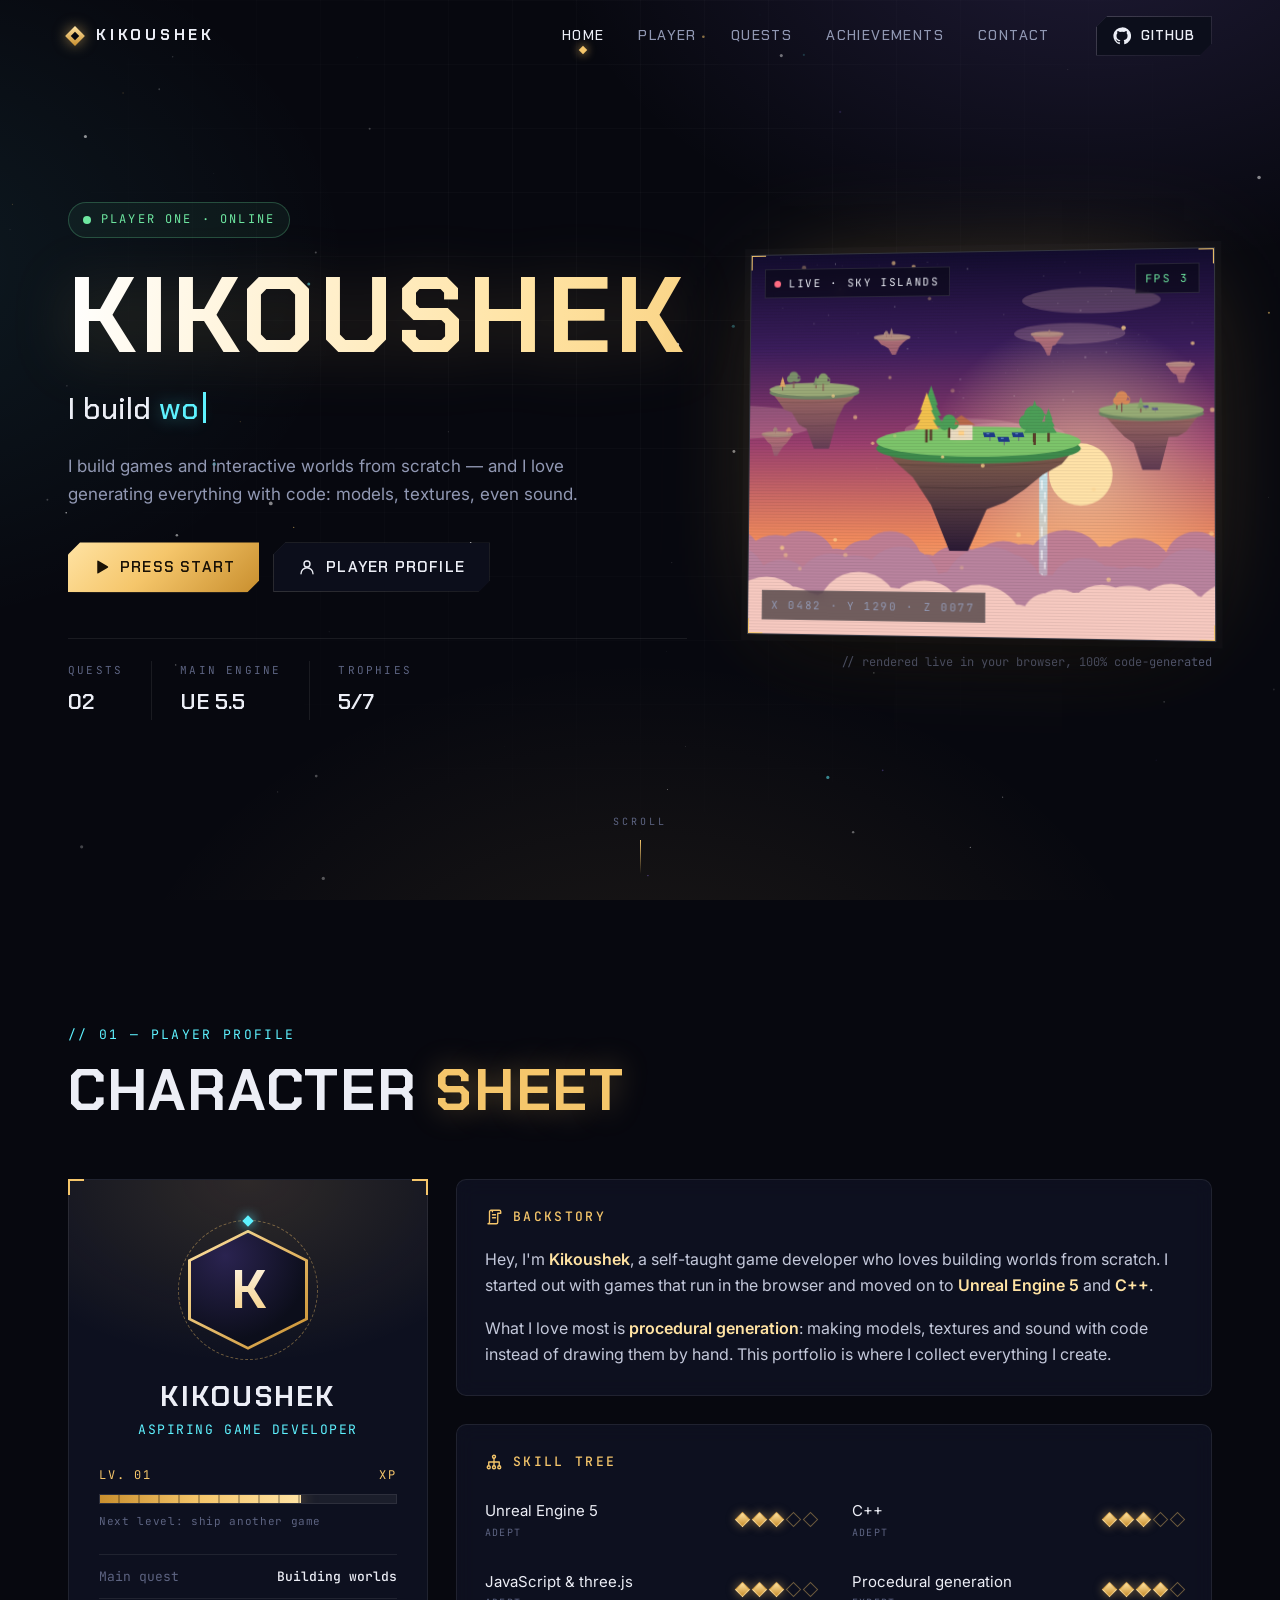
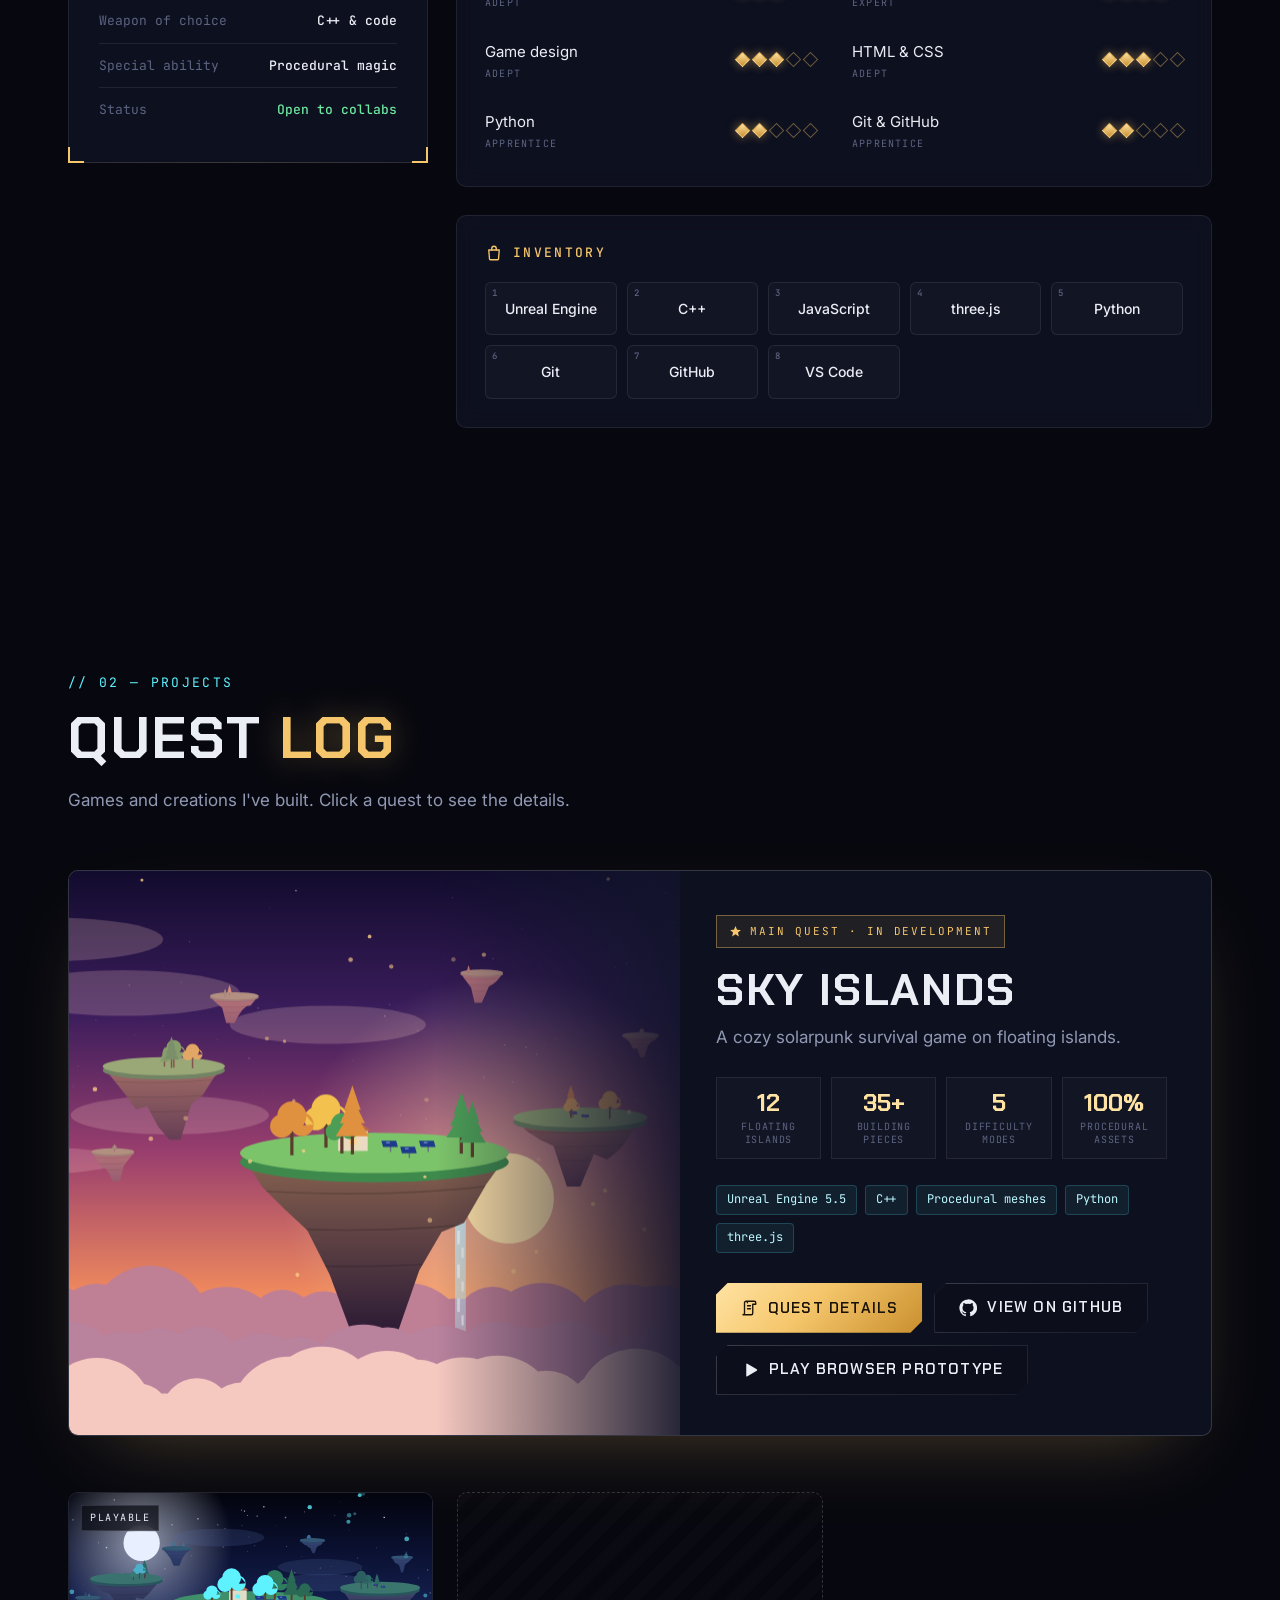
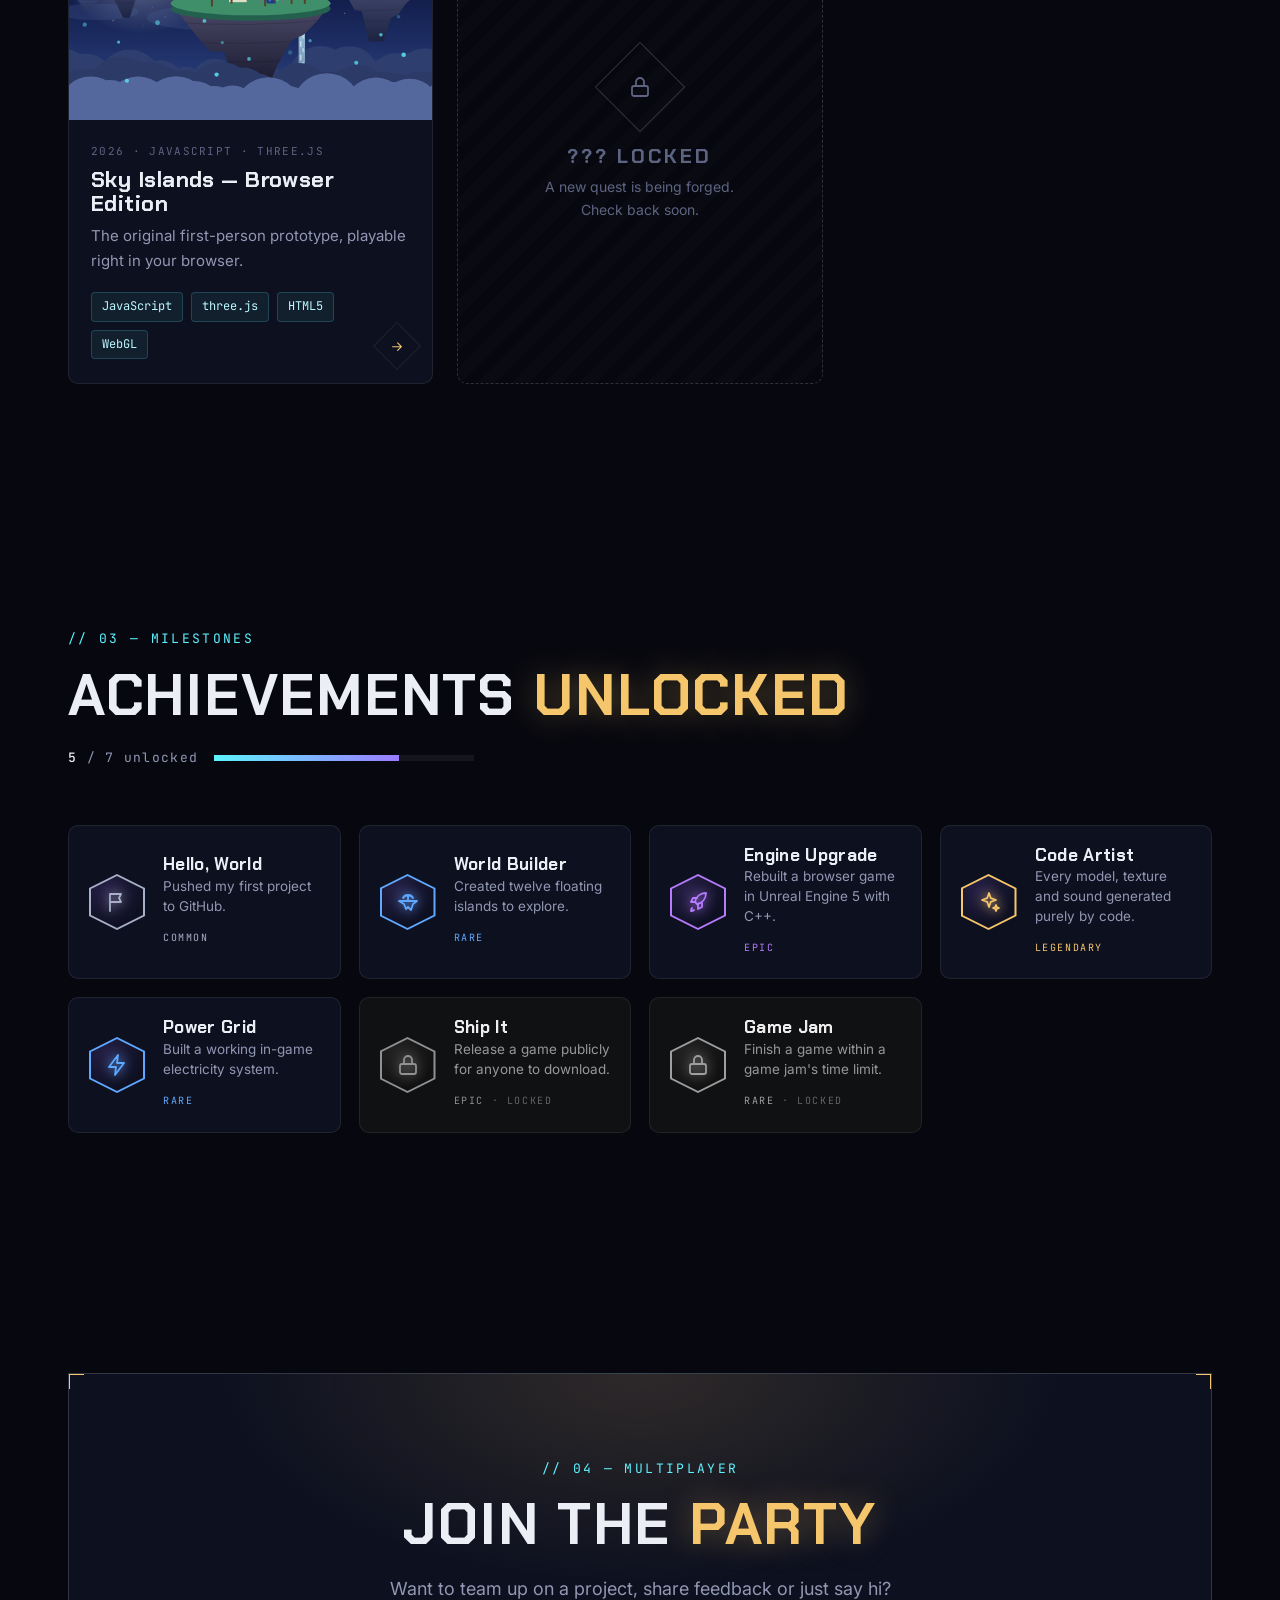
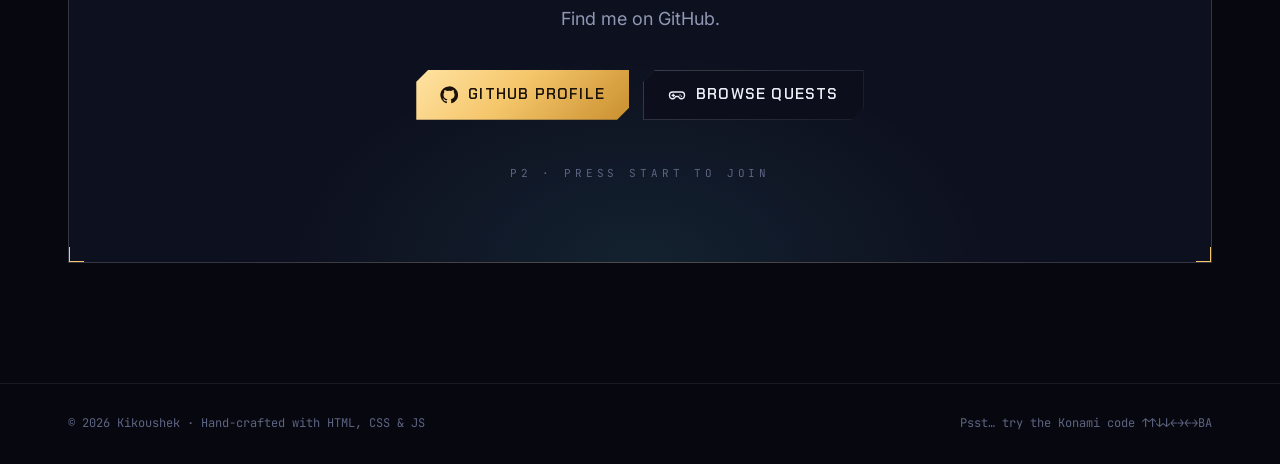
<file: index.html>
<!doctype html>
<html lang="en">
<head>
  <meta charset="utf-8" />
  <meta name="viewport" content="width=device-width, initial-scale=1" />
  <title>Kikoushek — Aspiring Game Developer</title>
  <meta name="description" content="Portfolio of Kikoushek, an aspiring game developer building worlds from pure code." />
  <meta name="theme-color" content="#07080f" />
  <script>document.documentElement.classList.add("js");</script>
  <meta property="og:title" content="Kikoushek — Aspiring Game Developer" />
  <meta property="og:description" content="Games and interactive worlds built from scratch." />
  <link rel="icon" href="data:image/svg+xml,%3Csvg xmlns='http://www.w3.org/2000/svg' viewBox='0 0 32 32'%3E%3Cpath d='M16 2 30 16 16 30 2 16Z' fill='%23f5c66b'/%3E%3Cpath d='M16 8 24 16 16 24 8 16Z' fill='%2307080f'/%3E%3C/svg%3E" />
  <link rel="preconnect" href="https://fonts.googleapis.com" />
  <link rel="preconnect" href="https://fonts.gstatic.com" crossorigin />
  <link href="https://fonts.googleapis.com/css2?family=Chakra+Petch:wght@500;600;700&family=Inter:wght@400;500;600&family=JetBrains+Mono:wght@400;500&display=swap" rel="stylesheet" />
  <link rel="stylesheet" href="css/style.css" />
</head>
<body>
  <!-- Loading screen -->
  <div class="loader" id="loader" aria-hidden="true">
    <div class="loader-logo"><span class="gem"></span>KIKOUSHEK</div>
    <div class="loader-bar"><span></span></div>
    <div class="loader-text mono">Loading world<span class="dots"></span></div>
  </div>

  <canvas id="bg" aria-hidden="true"></canvas>
  <div class="grid-overlay" aria-hidden="true"></div>
  <div class="cursor-glow" aria-hidden="true"></div>

  <!-- Navigation -->
  <header class="nav" id="nav">
    <div class="container nav-inner">
      <a href="#home" class="brand" aria-label="Home"><span class="gem"></span><span>KIKOUSHEK</span></a>
      <nav class="nav-links" id="navLinks">
        <a href="#home" data-section="home">Home</a>
        <a href="#player" data-section="player">Player</a>
        <a href="#quests" data-section="quests">Quests</a>
        <a href="#achievements" data-section="achievements">Achievements</a>
        <a href="#contact" data-section="contact">Contact</a>
      </nav>
      <a class="btn btn-ghost btn-sm nav-cta" id="navGithub" href="#" target="_blank" rel="noopener">
        <span data-icon="github"></span> GitHub
      </a>
      <button class="nav-toggle" id="navToggle" aria-label="Open menu" aria-expanded="false"><span></span><span></span></button>
    </div>
  </header>

  <main>
    <!-- HERO -->
    <section class="hero" id="home">
      <div class="container hero-inner">
        <div class="hero-copy">
          <div class="status-pill mono"><span class="pulse"></span>PLAYER ONE · ONLINE</div>
          <h1 class="hero-title" id="heroName">Kikoushek</h1>
          <p class="hero-sub">I build <span class="type" id="typewriter"></span><span class="caret"></span></p>
          <p class="hero-intro" id="heroIntro"></p>
          <div class="hero-actions">
            <a href="#quests" class="btn btn-primary"><span data-icon="play"></span> Press Start</a>
            <a href="#player" class="btn btn-ghost"><span data-icon="user"></span> Player Profile</a>
          </div>
          <dl class="hero-hud mono" id="heroHud"></dl>
        </div>

        <div class="hero-visual">
          <div class="viewport hud" id="heroViewport">
            <canvas id="heroScene" aria-label="Animated illustration of floating islands above a sea of clouds" role="img"></canvas>
            <div class="vp-label vp-tl mono"><span class="rec"></span>LIVE · SKY ISLANDS</div>
            <div class="vp-label vp-tr mono" id="fps">FPS --</div>
            <div class="vp-label vp-bl mono">X 0482 · Y 1290 · Z 0077</div>
            <div class="vp-scan"></div>
          </div>
          <div class="vp-caption mono">// rendered live in your browser, 100% code-generated</div>
        </div>
      </div>
      <a href="#player" class="scroll-hint mono" aria-label="Scroll down">SCROLL<span></span></a>
    </section>

    <!-- PLAYER -->
    <section class="section" id="player">
      <div class="container">
        <header class="section-head reveal">
          <span class="eyebrow mono">// 01 — Player profile</span>
          <h2>Character <em>Sheet</em></h2>
        </header>

        <div class="player-grid">
          <article class="player-card hud reveal">
            <div class="avatar">
              <div class="avatar-hex"><span id="avatarLetter">K</span></div>
              <div class="avatar-ring"></div>
            </div>
            <h3 class="player-name" id="playerName">Kikoushek</h3>
            <div class="player-class mono" id="playerClass">Aspiring Game Developer</div>
            <div class="xp">
              <div class="xp-top mono"><span id="playerLevel">LV. 01</span><span>XP</span></div>
              <div class="xp-bar"><span id="xpFill"></span></div>
              <div class="xp-note mono">Next level: ship another game</div>
            </div>
            <ul class="attr-list mono">
              <li><span>Main quest</span><b>Building worlds</b></li>
              <li><span>Weapon of choice</span><b>C++ &amp; code</b></li>
              <li><span>Special ability</span><b>Procedural magic</b></li>
              <li><span>Status</span><b class="ok">Open to collabs</b></li>
            </ul>
          </article>

          <div class="player-side">
            <article class="panel reveal">
              <h3 class="panel-title mono"><span data-icon="scroll"></span> Backstory</h3>
              <p>Hey, I'm <strong>Kikoushek</strong>, a self-taught game developer who loves building worlds from scratch. I started out with games that run in the browser and moved on to <strong>Unreal Engine 5</strong> and <strong>C++</strong>.</p>
              <p>What I love most is <strong>procedural generation</strong>: making models, textures and sound with code instead of drawing them by hand. This portfolio is where I collect everything I create.</p>
            </article>

            <article class="panel reveal">
              <h3 class="panel-title mono"><span data-icon="tree"></span> Skill tree</h3>
              <ul class="skills" id="skills"></ul>
            </article>

            <article class="panel reveal">
              <h3 class="panel-title mono"><span data-icon="bag"></span> Inventory</h3>
              <ul class="inventory" id="inventory"></ul>
            </article>
          </div>
        </div>
      </div>
    </section>

    <!-- QUESTS -->
    <section class="section" id="quests">
      <div class="container">
        <header class="section-head reveal">
          <span class="eyebrow mono">// 02 — Projects</span>
          <h2>Quest <em>Log</em></h2>
          <p class="section-sub">Games and creations I've built. Click a quest to see the details.</p>
        </header>

        <div id="featured"></div>

        <div class="filters reveal" id="filters" role="tablist" aria-label="Filter projects"></div>
        <div class="quest-grid" id="questGrid"></div>
      </div>
    </section>

    <!-- ACHIEVEMENTS -->
    <section class="section" id="achievements">
      <div class="container">
        <header class="section-head reveal">
          <span class="eyebrow mono">// 03 — Milestones</span>
          <h2>Achievements <em>Unlocked</em></h2>
          <div class="ach-progress mono" id="achProgress"></div>
        </header>
        <div class="ach-grid" id="achGrid"></div>
      </div>
    </section>

    <!-- CONTACT -->
    <section class="section" id="contact">
      <div class="container">
        <div class="contact hud reveal">
          <span class="eyebrow mono">// 04 — Multiplayer</span>
          <h2>Join the <em>Party</em></h2>
          <p>Want to team up on a project, share feedback or just say hi? Find me on GitHub.</p>
          <div class="contact-actions" id="contactActions"></div>
          <div class="contact-deco mono" aria-hidden="true">P2 · PRESS START TO JOIN</div>
        </div>
      </div>
    </section>
  </main>

  <footer class="footer">
    <div class="container footer-inner mono">
      <span>© <span id="year"></span> Kikoushek · Hand-crafted with HTML, CSS &amp; JS</span>
      <span class="hint">Psst… try the Konami code ↑↑↓↓←→←→BA</span>
    </div>
  </footer>

  <!-- Project details -->
  <dialog class="modal" id="modal" aria-labelledby="modalTitle">
    <div class="modal-inner" id="modalBody"></div>
  </dialog>

  <div class="toast mono" id="toast" role="status" aria-live="polite"></div>

  <script src="js/data.js"></script>
  <script src="js/scene.js"></script>
  <script src="js/main.js"></script>
</body>
</html>
</file>
<file: css/style.css>
/* ==========================================================================
   Kikoushek — Portfolio
   ========================================================================== */

:root {
  --bg: #07080f;
  --bg-2: #0c0e1b;
  --panel: rgba(17, 20, 38, 0.72);
  --panel-solid: #11142a;
  --line: rgba(255, 255, 255, 0.08);
  --line-strong: rgba(255, 255, 255, 0.16);
  --text: #eceef6;
  --muted: #9198b3;
  --dim: #5d6482;
  --gold: #f5c66b;
  --gold-2: #ffe3a3;
  --gold-3: #c98f2e;
  --cyan: #5ef2ff;
  --violet: #9b7bff;
  --green: #6ee7a0;
  --red: #ff6b81;

  --common: #a8b0c8;
  --rare: #5ea8ff;
  --epic: #b77bff;
  --legendary: #f5c66b;

  --font-display: "Chakra Petch", system-ui, sans-serif;
  --font-body: "Inter", system-ui, sans-serif;
  --font-mono: "JetBrains Mono", ui-monospace, monospace;

  --radius: 10px;
  --chamfer: polygon(12px 0, 100% 0, 100% calc(100% - 12px), calc(100% - 12px) 100%, 0 100%, 0 12px);
  --nav-h: 72px;
}

*,
*::before,
*::after { box-sizing: border-box; }

html { scroll-behavior: smooth; -webkit-text-size-adjust: 100%; }

body {
  margin: 0;
  background: var(--bg);
  color: var(--text);
  font-family: var(--font-body);
  font-size: 16px;
  line-height: 1.65;
  overflow-x: hidden;
  -webkit-font-smoothing: antialiased;
}
body::before {
  content: "";
  position: fixed;
  inset: 0;
  z-index: -3;
  background:
    radial-gradient(900px 600px at 85% -10%, rgba(155, 123, 255, 0.16), transparent 60%),
    radial-gradient(800px 600px at -10% 30%, rgba(94, 242, 255, 0.08), transparent 60%),
    radial-gradient(900px 700px at 50% 120%, rgba(245, 198, 107, 0.1), transparent 60%),
    var(--bg);
}

img, canvas { display: block; max-width: 100%; }
[hidden] { display: none !important; }
a { color: inherit; text-decoration: none; }
h1, h2, h3, h4 { font-family: var(--font-display); line-height: 1.1; margin: 0; letter-spacing: 0.01em; }
p { margin: 0 0 1em; }
p:last-child { margin-bottom: 0; }
strong { color: var(--gold-2); font-weight: 600; }
.mono { font-family: var(--font-mono); }
::selection { background: var(--gold); color: var(--bg); }

:focus-visible { outline: 2px solid var(--cyan); outline-offset: 3px; }

.container { width: 100%; max-width: 1200px; margin: 0 auto; padding: 0 28px; }

/* ---------- background layers ---------- */
#bg { position: fixed; inset: 0; width: 100%; height: 100%; z-index: -2; pointer-events: none; }
.grid-overlay {
  position: fixed;
  inset: 0;
  z-index: -1;
  pointer-events: none;
  background-image:
    linear-gradient(rgba(255, 255, 255, 0.025) 1px, transparent 1px),
    linear-gradient(90deg, rgba(255, 255, 255, 0.025) 1px, transparent 1px);
  background-size: 64px 64px;
  mask-image: radial-gradient(ellipse at 50% 30%, #000 20%, transparent 75%);
  -webkit-mask-image: radial-gradient(ellipse at 50% 30%, #000 20%, transparent 75%);
}
.cursor-glow {
  position: fixed;
  left: 0;
  top: 0;
  width: 520px;
  height: 520px;
  margin: -260px 0 0 -260px;
  border-radius: 50%;
  background: radial-gradient(circle, rgba(245, 198, 107, 0.07), transparent 65%);
  pointer-events: none;
  z-index: -1;
  opacity: 0;
  transition: opacity 0.4s;
  will-change: transform;
}
@media (pointer: fine) { body.has-cursor .cursor-glow { opacity: 1; } }

/* ---------- gem logo ---------- */
.gem {
  display: inline-block;
  width: 14px;
  height: 14px;
  transform: rotate(45deg);
  background: linear-gradient(135deg, var(--gold-2), var(--gold-3));
  box-shadow: 0 0 14px rgba(245, 198, 107, 0.6);
  position: relative;
}
.gem::after { content: ""; position: absolute; inset: 4px; background: var(--bg); }

/* ---------- loader ---------- */
.loader {
  position: fixed;
  inset: 0;
  z-index: 100;
  background: var(--bg);
  display: grid;
  place-content: center;
  justify-items: center;
  gap: 18px;
  transition: opacity 0.6s ease, visibility 0.6s;
}
.loader.done { opacity: 0; visibility: hidden; }
.loader-logo {
  font-family: var(--font-display);
  font-weight: 700;
  font-size: 28px;
  letter-spacing: 0.3em;
  display: flex;
  align-items: center;
  gap: 16px;
}
.loader-bar { width: 220px; height: 3px; background: var(--line); overflow: hidden; }
.loader-bar span {
  display: block;
  height: 100%;
  width: 0;
  background: linear-gradient(90deg, var(--gold), var(--cyan));
  animation: load 1s cubic-bezier(0.6, 0.1, 0.2, 1) forwards;
}
.loader-text { font-size: 12px; color: var(--muted); letter-spacing: 0.2em; text-transform: uppercase; }
.dots::after { content: ""; animation: dots 1s steps(4) infinite; }
@keyframes load { to { width: 100%; } }
@keyframes dots { 0% { content: ""; } 25% { content: "."; } 50% { content: ".."; } 75% { content: "..."; } }

/* ---------- buttons ---------- */
.btn {
  --h: 50px;
  display: inline-flex;
  align-items: center;
  justify-content: center;
  gap: 10px;
  height: var(--h);
  padding: 0 24px;
  font-family: var(--font-display);
  font-weight: 600;
  font-size: 15px;
  letter-spacing: 0.08em;
  text-transform: uppercase;
  border: 0;
  cursor: pointer;
  clip-path: var(--chamfer);
  transition: transform 0.2s ease, filter 0.2s ease, background 0.2s ease, color 0.2s ease;
  white-space: nowrap;
}
.btn svg { width: 18px; height: 18px; flex: none; }
.btn-sm { --h: 40px; padding: 0 16px; font-size: 13px; }
.btn-primary {
  color: #1a1206;
  background: linear-gradient(135deg, var(--gold-2), var(--gold) 45%, var(--gold-3));
  box-shadow: 0 10px 30px -10px rgba(245, 198, 107, 0.6);
}
.btn-primary:hover { transform: translateY(-2px); filter: brightness(1.08) drop-shadow(0 0 12px rgba(245, 198, 107, 0.45)); }
.btn-ghost {
  color: var(--text);
  background:
    linear-gradient(var(--bg-2), var(--bg-2)) padding-box,
    linear-gradient(135deg, var(--line-strong), rgba(255, 255, 255, 0.04)) border-box;
  border: 1px solid transparent;
  background-color: rgba(255, 255, 255, 0.03);
}
.btn-ghost:hover { color: var(--gold-2); transform: translateY(-2px); background: rgba(245, 198, 107, 0.1); }

/* ---------- HUD corner brackets ---------- */
.hud {
  --c: var(--gold);
  --s: 16px;
  --w: 2px;
  position: relative;
}
.hud::before {
  content: "";
  position: absolute;
  inset: -1px;
  pointer-events: none;
  z-index: 3;
  background:
    linear-gradient(var(--c), var(--c)) top left / var(--s) var(--w),
    linear-gradient(var(--c), var(--c)) top left / var(--w) var(--s),
    linear-gradient(var(--c), var(--c)) top right / var(--s) var(--w),
    linear-gradient(var(--c), var(--c)) top right / var(--w) var(--s),
    linear-gradient(var(--c), var(--c)) bottom left / var(--s) var(--w),
    linear-gradient(var(--c), var(--c)) bottom left / var(--w) var(--s),
    linear-gradient(var(--c), var(--c)) bottom right / var(--s) var(--w),
    linear-gradient(var(--c), var(--c)) bottom right / var(--w) var(--s);
  background-repeat: no-repeat;
}

/* ---------- nav ---------- */
.nav {
  position: fixed;
  top: 0;
  left: 0;
  right: 0;
  z-index: 50;
  height: var(--nav-h);
  transition: background 0.3s, border-color 0.3s, backdrop-filter 0.3s;
  border-bottom: 1px solid transparent;
}
.nav.scrolled {
  background: rgba(7, 8, 15, 0.72);
  backdrop-filter: blur(14px) saturate(140%);
  -webkit-backdrop-filter: blur(14px) saturate(140%);
  border-bottom-color: var(--line);
}
.nav-inner { height: 100%; display: flex; align-items: center; gap: 32px; }
.brand { display: flex; align-items: center; gap: 14px; font-family: var(--font-display); font-weight: 700; letter-spacing: 0.25em; font-size: 15px; }
.nav-links { display: flex; gap: 6px; margin-left: auto; }
.nav-links a {
  position: relative;
  padding: 8px 14px;
  font-family: var(--font-display);
  font-size: 14px;
  font-weight: 500;
  letter-spacing: 0.1em;
  text-transform: uppercase;
  color: var(--muted);
  transition: color 0.2s;
}
.nav-links a::after {
  content: "";
  position: absolute;
  left: 50%;
  bottom: 2px;
  width: 6px;
  height: 6px;
  background: var(--gold);
  transform: translateX(-50%) rotate(45deg) scale(0);
  transition: transform 0.25s;
  box-shadow: 0 0 10px var(--gold);
}
.nav-links a:hover, .nav-links a.active { color: var(--text); }
.nav-links a.active::after { transform: translateX(-50%) rotate(45deg) scale(1); }
.nav-toggle { display: none; }

/* ---------- hero ---------- */
.hero {
  position: relative;
  min-height: 100vh;
  min-height: 100svh;
  display: flex;
  align-items: center;
  padding: calc(var(--nav-h) + 40px) 0 90px;
}
.hero-inner { display: grid; grid-template-columns: 1.05fr 1fr; gap: 56px; align-items: center; }
.status-pill {
  display: inline-flex;
  align-items: center;
  gap: 10px;
  padding: 7px 14px;
  font-size: 12px;
  letter-spacing: 0.18em;
  color: var(--green);
  border: 1px solid rgba(110, 231, 160, 0.25);
  background: rgba(110, 231, 160, 0.06);
  border-radius: 99px;
  margin-bottom: 28px;
}
.pulse { width: 8px; height: 8px; border-radius: 50%; background: var(--green); box-shadow: 0 0 0 0 rgba(110, 231, 160, 0.6); animation: pulse 2s infinite; }
@keyframes pulse { 70% { box-shadow: 0 0 0 10px rgba(110, 231, 160, 0); } 100% { box-shadow: 0 0 0 0 rgba(110, 231, 160, 0); } }

.hero-title {
  font-size: clamp(3rem, 8.4vw, 6.6rem);
  font-weight: 700;
  letter-spacing: 0.04em;
  text-transform: uppercase;
  line-height: 0.95;
  background: linear-gradient(100deg, #fff 0%, var(--gold-2) 30%, var(--gold) 50%, #fff 60%, var(--gold-2) 80%, var(--gold-3) 100%);
  background-size: 250% 100%;
  -webkit-background-clip: text;
  background-clip: text;
  color: transparent;
  animation: shine 7s linear infinite;
  filter: drop-shadow(0 6px 30px rgba(245, 198, 107, 0.18));
}
@keyframes shine { to { background-position: -250% 0; } }
.hero-sub { font-family: var(--font-display); font-size: clamp(1.3rem, 2.6vw, 1.9rem); font-weight: 500; margin: 18px 0 18px; color: var(--text); }
.type { color: var(--cyan); text-shadow: 0 0 18px rgba(94, 242, 255, 0.45); }
.caret { display: inline-block; width: 3px; height: 1em; margin-left: 4px; vertical-align: -0.12em; background: var(--cyan); animation: blink 1s steps(2) infinite; }
@keyframes blink { 50% { opacity: 0; } }
.hero-intro { max-width: 520px; color: var(--muted); font-size: 17px; margin-bottom: 34px; }
.hero-actions { display: flex; flex-wrap: wrap; gap: 14px; }
.hero-hud { display: flex; gap: 0; margin: 46px 0 0; border-top: 1px solid var(--line); padding-top: 22px; }
.hero-hud div { padding-right: 28px; margin-right: 28px; border-right: 1px solid var(--line); }
.hero-hud div:last-child { border: 0; margin: 0; padding: 0; }
.hero-hud dt { font-size: 11px; letter-spacing: 0.2em; color: var(--dim); text-transform: uppercase; }
.hero-hud dd { margin: 4px 0 0; font-family: var(--font-display); font-weight: 600; font-size: 22px; color: var(--text); }

.hero-visual { position: relative; }
.viewport {
  position: relative;
  aspect-ratio: 4 / 3.3;
  border: 1px solid var(--line-strong);
  background: var(--bg-2);
  box-shadow: 0 40px 80px -30px rgba(0, 0, 0, 0.8), 0 0 0 6px rgba(255, 255, 255, 0.02), 0 0 120px -40px rgba(245, 198, 107, 0.4);
  overflow: hidden;
  transform: perspective(1200px) rotateY(-6deg) rotateX(2deg);
  transition: transform 0.6s cubic-bezier(0.2, 0.8, 0.2, 1);
}
.viewport:hover { transform: perspective(1200px) rotateY(0) rotateX(0); }
.viewport canvas { width: 100%; height: 100%; }
.vp-label {
  position: absolute;
  z-index: 2;
  font-size: 11px;
  letter-spacing: 0.15em;
  padding: 5px 9px;
  background: rgba(7, 8, 15, 0.55);
  backdrop-filter: blur(6px);
  -webkit-backdrop-filter: blur(6px);
  border: 1px solid rgba(255, 255, 255, 0.1);
  color: var(--text);
}
.vp-tl { top: 14px; left: 14px; display: flex; align-items: center; gap: 8px; }
.vp-tr { top: 14px; right: 14px; color: var(--green); }
.vp-bl { bottom: 14px; left: 14px; color: var(--muted); }
.rec { width: 7px; height: 7px; border-radius: 50%; background: var(--red); animation: blink 1.4s steps(2) infinite; }
.vp-scan {
  position: absolute;
  inset: 0;
  pointer-events: none;
  z-index: 1;
  background: repeating-linear-gradient(0deg, rgba(0, 0, 0, 0.12) 0 1px, transparent 1px 3px);
  mix-blend-mode: multiply;
  opacity: 0.5;
}
.vp-caption { margin-top: 16px; font-size: 12px; color: var(--dim); text-align: right; }

.scroll-hint {
  position: absolute;
  left: 50%;
  bottom: 26px;
  transform: translateX(-50%);
  display: flex;
  flex-direction: column;
  align-items: center;
  gap: 10px;
  font-size: 10px;
  letter-spacing: 0.3em;
  color: var(--dim);
}
.scroll-hint span { width: 1px; height: 34px; background: linear-gradient(var(--gold), transparent); animation: drop 2s ease-in-out infinite; transform-origin: top; }
@keyframes drop { 0% { transform: scaleY(0); } 50% { transform: scaleY(1); } 100% { transform: scaleY(1); opacity: 0; } }

/* ---------- sections ---------- */
.section { padding: 120px 0; scroll-margin-top: calc(var(--nav-h) - 20px); }
.hero { scroll-margin-top: 0; }
.section-head { margin-bottom: 56px; }
.eyebrow { display: inline-block; font-size: 13px; letter-spacing: 0.18em; text-transform: uppercase; color: var(--cyan); margin-bottom: 14px; }
.section-head h2, .contact h2 { font-size: clamp(2.2rem, 5vw, 3.6rem); font-weight: 700; text-transform: uppercase; letter-spacing: 0.03em; }
h2 em { font-style: normal; color: var(--gold); text-shadow: 0 0 30px rgba(245, 198, 107, 0.35); }
.section-sub { color: var(--muted); max-width: 560px; margin-top: 16px; font-size: 17px; }

.panel {
  background: var(--panel);
  border: 1px solid var(--line);
  border-radius: var(--radius);
  padding: 28px;
  backdrop-filter: blur(10px);
  -webkit-backdrop-filter: blur(10px);
}
.panel p { color: #c3c8da; }
.panel-title {
  display: flex;
  align-items: center;
  gap: 10px;
  font-size: 13px;
  font-weight: 500;
  letter-spacing: 0.18em;
  text-transform: uppercase;
  color: var(--gold);
  margin-bottom: 20px;
}
.panel-title svg { width: 18px; height: 18px; }

/* ---------- player ---------- */
.player-grid { display: grid; grid-template-columns: 360px 1fr; gap: 28px; align-items: start; }
.player-card {
  padding: 40px 30px 30px;
  text-align: center;
  background:
    radial-gradient(400px 260px at 50% 0%, rgba(245, 198, 107, 0.14), transparent 70%),
    var(--panel);
  border: 1px solid var(--line);
  position: sticky;
  top: calc(var(--nav-h) + 24px);
}
.avatar { position: relative; width: 140px; height: 140px; margin: 0 auto 22px; }
.avatar-hex {
  position: absolute;
  inset: 10px;
  clip-path: polygon(50% 0, 100% 25%, 100% 75%, 50% 100%, 0 75%, 0 25%);
  background: linear-gradient(135deg, var(--gold-2), var(--gold-3));
  display: grid;
  place-items: center;
}
.avatar-hex::before {
  content: "";
  position: absolute;
  inset: 3px;
  clip-path: inherit;
  background: radial-gradient(circle at 30% 20%, #2a2350, #0c0e1b 70%);
}
.avatar-hex span {
  position: relative;
  font-family: var(--font-display);
  font-weight: 700;
  font-size: 54px;
  background: linear-gradient(180deg, #fff, var(--gold));
  -webkit-background-clip: text;
  background-clip: text;
  color: transparent;
}
.avatar-ring {
  position: absolute;
  inset: 0;
  border-radius: 50%;
  border: 1px dashed rgba(245, 198, 107, 0.4);
  animation: spin 24s linear infinite;
}
.avatar-ring::before {
  content: "";
  position: absolute;
  top: -4px;
  left: 50%;
  width: 8px;
  height: 8px;
  margin-left: -4px;
  background: var(--cyan);
  transform: rotate(45deg);
  box-shadow: 0 0 12px var(--cyan);
}
@keyframes spin { to { transform: rotate(360deg); } }
.player-name { font-size: 28px; text-transform: uppercase; letter-spacing: 0.08em; }
.player-class { color: var(--cyan); font-size: 13px; letter-spacing: 0.12em; text-transform: uppercase; margin-top: 6px; }
.xp { margin: 26px 0 24px; text-align: left; }
.xp-top { display: flex; justify-content: space-between; font-size: 12px; letter-spacing: 0.15em; color: var(--gold); margin-bottom: 8px; }
.xp-bar { height: 10px; background: rgba(255, 255, 255, 0.06); border: 1px solid var(--line); position: relative; overflow: hidden; }
.xp-bar span {
  position: absolute;
  inset: 0 auto 0 0;
  width: 0;
  background: linear-gradient(90deg, var(--gold-3), var(--gold), var(--gold-2));
  box-shadow: 0 0 16px rgba(245, 198, 107, 0.6);
  transition: width 1.6s cubic-bezier(0.2, 0.8, 0.2, 1);
}
.xp-bar span::after {
  content: "";
  position: absolute;
  inset: 0;
  background: repeating-linear-gradient(90deg, transparent 0 18px, rgba(0, 0, 0, 0.25) 18px 20px);
}
.xp-note { font-size: 11px; color: var(--dim); margin-top: 8px; letter-spacing: 0.06em; }
.attr-list { list-style: none; margin: 0; padding: 0; text-align: left; font-size: 13px; }
.attr-list li { display: flex; justify-content: space-between; gap: 12px; padding: 11px 0; border-top: 1px solid var(--line); }
.attr-list span { color: var(--dim); }
.attr-list b { font-weight: 500; color: var(--text); text-align: right; }
.attr-list b.ok { color: var(--green); }

.player-side { display: grid; gap: 28px; }

.skills { list-style: none; margin: 0; padding: 0; display: grid; grid-template-columns: 1fr 1fr; gap: 14px 36px; }
.skill { display: flex; align-items: center; justify-content: space-between; gap: 16px; padding: 6px 0; }
.skill-name { font-size: 15px; }
.skill-rank { font-family: var(--font-mono); font-size: 10px; letter-spacing: 0.12em; color: var(--dim); text-transform: uppercase; display: block; margin-top: 1px; }
.pips { display: flex; gap: 6px; flex: none; }
.pip {
  width: 11px;
  height: 11px;
  transform: rotate(45deg) scale(0.4);
  border: 1px solid rgba(245, 198, 107, 0.4);
  opacity: 0;
  transition: transform 0.4s cubic-bezier(0.3, 1.6, 0.5, 1), opacity 0.3s;
}
.pip.on { background: linear-gradient(135deg, var(--gold-2), var(--gold-3)); border-color: transparent; box-shadow: 0 0 10px rgba(245, 198, 107, 0.5); }
.in .pip { transform: rotate(45deg) scale(1); opacity: 1; }

.inventory { list-style: none; margin: 0; padding: 0; display: grid; grid-template-columns: repeat(auto-fill, minmax(118px, 1fr)); gap: 10px; }
.slot {
  position: relative;
  padding: 14px 12px;
  border: 1px solid var(--line);
  background: rgba(255, 255, 255, 0.025);
  border-radius: 6px;
  font-size: 14px;
  font-weight: 500;
  text-align: center;
  transition: border-color 0.2s, background 0.2s, transform 0.2s;
}
.slot::before { content: attr(data-key); position: absolute; top: 3px; left: 6px; font-family: var(--font-mono); font-size: 9px; color: var(--dim); }
.slot:hover { border-color: rgba(245, 198, 107, 0.5); background: rgba(245, 198, 107, 0.06); transform: translateY(-2px); }

/* ---------- featured quest ---------- */
.featured {
  display: grid;
  grid-template-columns: 1.15fr 1fr;
  background: var(--panel);
  border: 1px solid var(--line-strong);
  border-radius: var(--radius);
  overflow: hidden;
  margin-bottom: 56px;
  box-shadow: 0 30px 80px -40px rgba(245, 198, 107, 0.35);
}
.featured-cover { position: relative; min-height: 420px; cursor: pointer; overflow: hidden; }
.featured-cover canvas, .featured-cover img { position: absolute; inset: 0; width: 100%; height: 100%; object-fit: cover; transition: transform 0.8s cubic-bezier(0.2, 0.8, 0.2, 1); }
.featured-cover:hover canvas, .featured-cover:hover img { transform: scale(1.04); }
.featured-cover::after { content: ""; position: absolute; inset: 0; background: linear-gradient(90deg, transparent 60%, rgba(17, 20, 42, 0.9)); pointer-events: none; }
.featured-body { padding: 44px 44px 40px 36px; display: flex; flex-direction: column; }
.badge {
  align-self: flex-start;
  display: inline-flex;
  align-items: center;
  gap: 8px;
  font-family: var(--font-mono);
  font-size: 11px;
  letter-spacing: 0.18em;
  text-transform: uppercase;
  padding: 6px 12px;
  color: var(--gold);
  border: 1px solid rgba(245, 198, 107, 0.4);
  background: rgba(245, 198, 107, 0.08);
}
.badge svg { width: 13px; height: 13px; }
.featured-body h3 { font-size: clamp(2rem, 4vw, 2.8rem); text-transform: uppercase; letter-spacing: 0.04em; margin: 18px 0 8px; }
.featured-body .tagline { color: var(--muted); font-size: 17px; margin-bottom: 26px; }
.stat-row { display: grid; grid-template-columns: repeat(4, 1fr); gap: 10px; margin-bottom: 26px; }
.stat { padding: 12px 10px; border: 1px solid var(--line); background: rgba(255, 255, 255, 0.02); text-align: center; }
.stat b { display: block; font-family: var(--font-display); font-size: 24px; color: var(--gold-2); line-height: 1.1; }
.stat span { font-family: var(--font-mono); font-size: 10px; letter-spacing: 0.08em; text-transform: uppercase; color: var(--dim); line-height: 1.3; display: block; margin-top: 4px; }
.chips { display: flex; flex-wrap: wrap; gap: 8px; list-style: none; margin: 0; padding: 0; }
.chip {
  font-family: var(--font-mono);
  font-size: 12px;
  padding: 4px 10px;
  border-radius: 4px;
  background: rgba(94, 242, 255, 0.07);
  border: 1px solid rgba(94, 242, 255, 0.18);
  color: #bdf8ff;
}
.featured-actions { display: flex; flex-wrap: wrap; gap: 12px; margin-top: auto; padding-top: 30px; }

/* ---------- filters ---------- */
.filters { display: flex; flex-wrap: wrap; gap: 8px; margin-bottom: 28px; }
.filter {
  font-family: var(--font-display);
  font-size: 13px;
  font-weight: 600;
  letter-spacing: 0.1em;
  text-transform: uppercase;
  padding: 9px 16px;
  color: var(--muted);
  background: rgba(255, 255, 255, 0.03);
  border: 1px solid var(--line);
  cursor: pointer;
  clip-path: var(--chamfer);
  transition: color 0.2s, background 0.2s, border-color 0.2s;
}
.filter:hover { color: var(--text); }
.filter[aria-selected="true"] { color: #1a1206; background: var(--gold); border-color: var(--gold); }
.filter .count { opacity: 0.6; margin-left: 6px; }

/* ---------- quest cards ---------- */
.quest-grid { display: grid; grid-template-columns: repeat(auto-fill, minmax(320px, 1fr)); gap: 24px; }
.card {
  --rx: 0deg;
  --ry: 0deg;
  position: relative;
  display: flex;
  flex-direction: column;
  background: var(--panel);
  border: 1px solid var(--line);
  border-radius: var(--radius);
  overflow: hidden;
  cursor: pointer;
  transform: perspective(900px) rotateX(var(--rx)) rotateY(var(--ry));
  transition: transform 0.25s ease-out, border-color 0.3s, box-shadow 0.3s;
  text-align: left;
  color: inherit;
  font: inherit;
  padding: 0;
}
.card:hover { border-color: rgba(245, 198, 107, 0.45); box-shadow: 0 24px 60px -30px rgba(245, 198, 107, 0.45); }
.card-cover { position: relative; aspect-ratio: 16 / 10; overflow: hidden; background: var(--bg-2); }
.card-cover canvas, .card-cover img { position: absolute; inset: 0; width: 100%; height: 100%; object-fit: cover; transition: transform 0.6s cubic-bezier(0.2, 0.8, 0.2, 1); }
.card:hover .card-cover canvas, .card:hover .card-cover img { transform: scale(1.06); }
.card-cover .gen {
  position: absolute;
  inset: 0;
  display: grid;
  place-items: center;
  font-family: var(--font-display);
  font-size: 72px;
  font-weight: 700;
  color: rgba(255, 255, 255, 0.85);
}
.card-status {
  position: absolute;
  top: 12px;
  left: 12px;
  z-index: 2;
  font-family: var(--font-mono);
  font-size: 10px;
  letter-spacing: 0.15em;
  text-transform: uppercase;
  padding: 4px 8px;
  background: rgba(7, 8, 15, 0.7);
  border: 1px solid rgba(255, 255, 255, 0.12);
  backdrop-filter: blur(6px);
  -webkit-backdrop-filter: blur(6px);
}
.card-body { padding: 22px 22px 24px; display: flex; flex-direction: column; flex: 1; }
.card-meta { font-family: var(--font-mono); font-size: 11px; letter-spacing: 0.12em; text-transform: uppercase; color: var(--dim); margin-bottom: 8px; }
.card h3 { font-size: 22px; letter-spacing: 0.02em; margin-bottom: 8px; transition: color 0.2s; }
.card:hover h3 { color: var(--gold-2); }
.card p { color: var(--muted); font-size: 15px; margin-bottom: 18px; }
.card .chips { margin-top: auto; }
.card-arrow {
  position: absolute;
  right: 18px;
  bottom: 20px;
  width: 34px;
  height: 34px;
  display: grid;
  place-items: center;
  border: 1px solid var(--line);
  color: var(--gold);
  transform: rotate(45deg);
  transition: background 0.2s, border-color 0.2s;
}
.card-arrow svg { width: 15px; height: 15px; transform: rotate(-45deg); }
.card:hover .card-arrow { background: rgba(245, 198, 107, 0.12); border-color: var(--gold); }
.card .chips { padding-right: 48px; }

.card.locked {
  cursor: default;
  border: 1px dashed var(--line-strong);
  background: repeating-linear-gradient(135deg, rgba(255, 255, 255, 0.015) 0 12px, transparent 12px 24px);
  min-height: 360px;
  align-items: center;
  justify-content: center;
  text-align: center;
  padding: 30px;
}
.card.locked:hover { box-shadow: none; border-color: rgba(245, 198, 107, 0.35); }
.lock-icon {
  width: 64px;
  height: 64px;
  display: grid;
  place-items: center;
  border: 1px solid var(--line-strong);
  transform: rotate(45deg);
  margin-bottom: 26px;
  color: var(--dim);
}
.lock-icon svg { width: 24px; height: 24px; transform: rotate(-45deg); }
.card.locked h3 { color: var(--dim); font-size: 20px; letter-spacing: 0.15em; }
.card.locked p { margin: 0; font-size: 14px; color: var(--dim); }

.card.hide { display: none; }

/* ---------- achievements ---------- */
.ach-progress { margin-top: 20px; display: flex; align-items: center; gap: 16px; font-size: 13px; color: var(--muted); letter-spacing: 0.1em; }
.ach-progress .bar { flex: 0 1 260px; height: 6px; background: rgba(255, 255, 255, 0.06); overflow: hidden; }
.ach-progress .bar span { display: block; height: 100%; width: 0; background: linear-gradient(90deg, var(--cyan), var(--violet)); transition: width 1.4s cubic-bezier(0.2, 0.8, 0.2, 1); }
.ach-progress b { color: var(--text); font-weight: 500; }
.ach-progress > span { white-space: nowrap; }

.ach-grid { display: grid; grid-template-columns: repeat(auto-fill, minmax(260px, 1fr)); gap: 18px; }
.ach {
  --r: var(--common);
  display: flex;
  gap: 18px;
  align-items: center;
  padding: 20px;
  background: var(--panel);
  border: 1px solid var(--line);
  border-radius: var(--radius);
  position: relative;
  overflow: hidden;
  transition: transform 0.25s, border-color 0.25s;
}
.ach::after {
  content: "";
  position: absolute;
  inset: 0;
  background: linear-gradient(115deg, transparent 30%, rgba(255, 255, 255, 0.07) 50%, transparent 70%);
  transform: translateX(-100%);
  transition: transform 0.8s;
}
.ach:hover { transform: translateY(-3px); border-color: color-mix(in srgb, var(--r) 50%, transparent); }
.ach:hover::after { transform: translateX(100%); }
.ach.rare { --r: var(--rare); }
.ach.epic { --r: var(--epic); }
.ach.legendary { --r: var(--legendary); }
.ach-icon {
  flex: none;
  width: 56px;
  height: 56px;
  display: grid;
  place-items: center;
  clip-path: polygon(50% 0, 100% 25%, 100% 75%, 50% 100%, 0 75%, 0 25%);
  background: var(--r);
  position: relative;
}
.ach-icon::before { content: ""; position: absolute; inset: 2px; clip-path: inherit; background: radial-gradient(circle at 30% 25%, #262046, #0e1022 70%); }
.ach-icon svg { position: relative; width: 24px; height: 24px; color: var(--r); filter: drop-shadow(0 0 6px var(--r)); }
.ach h3 { font-size: 17px; letter-spacing: 0.02em; }
.ach p { font-size: 13.5px; color: var(--muted); margin: 3px 0 6px; line-height: 1.45; }
.rarity { font-family: var(--font-mono); font-size: 10px; letter-spacing: 0.16em; text-transform: uppercase; color: var(--r); }
.ach.locked { filter: grayscale(1); opacity: 0.5; }
.ach.locked .rarity::after { content: " · locked"; color: var(--dim); }

/* ---------- contact ---------- */
.contact {
  text-align: center;
  padding: 80px 32px;
  border: 1px solid var(--line-strong);
  background:
    radial-gradient(600px 300px at 50% 0%, rgba(245, 198, 107, 0.14), transparent 70%),
    radial-gradient(500px 300px at 50% 100%, rgba(94, 242, 255, 0.08), transparent 70%),
    var(--panel);
  overflow: hidden;
}
.contact p { color: var(--muted); font-size: 18px; max-width: 520px; margin: 18px auto 36px; }
.contact-actions { display: flex; justify-content: center; flex-wrap: wrap; gap: 14px; }
.contact-deco { margin-top: 44px; font-size: 11px; letter-spacing: 0.35em; color: var(--dim); animation: blink 2.2s steps(2) infinite; }

/* ---------- footer ---------- */
.footer { border-top: 1px solid var(--line); padding: 30px 0; font-size: 12px; color: var(--dim); }
.footer-inner { display: flex; justify-content: space-between; flex-wrap: wrap; gap: 12px; }

/* ---------- modal ---------- */
.modal {
  width: min(880px, calc(100% - 32px));
  max-height: calc(100vh - 48px);
  padding: 0;
  border: 1px solid var(--line-strong);
  border-radius: var(--radius);
  background: var(--panel-solid);
  color: var(--text);
  box-shadow: 0 40px 120px rgba(0, 0, 0, 0.7), 0 0 80px -30px rgba(245, 198, 107, 0.35);
  overflow: hidden;
}
.modal[open] { animation: pop 0.35s cubic-bezier(0.2, 0.9, 0.3, 1.2); }
.modal::backdrop { background: rgba(3, 4, 10, 0.75); backdrop-filter: blur(6px); -webkit-backdrop-filter: blur(6px); }
@keyframes pop { from { opacity: 0; transform: translateY(20px) scale(0.97); } }
.modal-inner { max-height: calc(100vh - 50px); overflow-y: auto; overscroll-behavior: contain; }
.modal-cover { position: relative; aspect-ratio: 21 / 9; background: var(--bg-2); }
.modal-cover canvas, .modal-cover img { width: 100%; height: 100%; object-fit: cover; }
.modal-cover::after { content: ""; position: absolute; inset: 0; background: linear-gradient(transparent 50%, var(--panel-solid)); }
.modal-close {
  position: absolute;
  top: 14px;
  right: 14px;
  z-index: 3;
  width: 40px;
  height: 40px;
  display: grid;
  place-items: center;
  background: rgba(7, 8, 15, 0.7);
  border: 1px solid var(--line-strong);
  color: var(--text);
  cursor: pointer;
  border-radius: 50%;
  transition: background 0.2s, transform 0.2s;
}
.modal-close:hover { background: var(--gold); color: #1a1206; transform: rotate(90deg); }
.modal-close svg { width: 18px; height: 18px; }
.modal-content { padding: 6px 40px 40px; position: relative; }
.modal-content h2 { font-size: clamp(1.8rem, 4vw, 2.6rem); text-transform: uppercase; letter-spacing: 0.04em; margin: 10px 0 6px; }
.modal-meta { display: flex; flex-wrap: wrap; gap: 8px 22px; font-family: var(--font-mono); font-size: 12px; letter-spacing: 0.08em; color: var(--muted); margin-bottom: 24px; }
.modal-meta b { color: var(--gold); font-weight: 500; }
.modal-content > p { color: #c3c8da; }
.modal-content h4 { font-family: var(--font-mono); font-size: 12px; font-weight: 500; letter-spacing: 0.18em; text-transform: uppercase; color: var(--gold); margin: 30px 0 14px; }
.features { list-style: none; margin: 0; padding: 0; display: grid; grid-template-columns: 1fr 1fr; gap: 10px 26px; }
.features li { position: relative; padding-left: 22px; color: #c3c8da; font-size: 15px; }
.features li::before { content: ""; position: absolute; left: 2px; top: 0.6em; width: 7px; height: 7px; background: var(--cyan); transform: rotate(45deg); box-shadow: 0 0 8px var(--cyan); }
.modal-actions { display: flex; flex-wrap: wrap; gap: 12px; margin-top: 34px; }
.modal .stat-row { margin: 26px 0 0; }

/* ---------- toast ---------- */
.toast {
  position: fixed;
  left: 50%;
  bottom: 28px;
  z-index: 90;
  transform: translate(-50%, calc(100% + 60px));
  visibility: hidden;
  padding: 14px 22px;
  font-size: 13px;
  letter-spacing: 0.12em;
  background: var(--panel-solid);
  border: 1px solid var(--gold);
  color: var(--gold-2);
  box-shadow: 0 0 40px rgba(245, 198, 107, 0.35);
  transition: transform 0.45s cubic-bezier(0.2, 0.9, 0.3, 1.2), visibility 0.45s;
  max-width: calc(100% - 32px);
  text-align: center;
}
.toast.show { transform: translate(-50%, 0); visibility: visible; }

/* ---------- reveal ---------- */
.js .reveal { opacity: 0; transform: translateY(28px); transition: opacity 0.8s ease, transform 0.8s cubic-bezier(0.2, 0.8, 0.2, 1); }
.js .reveal.in { opacity: 1; transform: none; }
html:not(.js) .loader { display: none; }

/* ---------- icons ---------- */
[data-icon] { display: inline-flex; }
[data-icon] svg { width: 18px; height: 18px; }

/* ---------- responsive ---------- */
@media (max-width: 1020px) {
  .hero-inner { grid-template-columns: 1fr; gap: 56px; }
  .hero { padding-bottom: 110px; }
  .viewport { transform: none; }
  .player-grid { grid-template-columns: 1fr; }
  .player-card { position: relative; top: 0; max-width: 460px; margin: 0 auto; width: 100%; }
  .featured { grid-template-columns: 1fr; }
  .featured-cover { min-height: 0; aspect-ratio: 16 / 9; }
  .featured-cover::after { background: linear-gradient(transparent 60%, rgba(17, 20, 42, 0.9)); }
  .featured-body { padding: 32px; }
}

@media (max-width: 820px) {
  :root { --nav-h: 64px; }
  .nav-toggle {
    display: grid;
    gap: 6px;
    place-content: center;
    width: 44px;
    height: 44px;
    margin-left: auto;
    background: transparent;
    border: 1px solid var(--line-strong);
    cursor: pointer;
  }
  .nav-toggle span { display: block; width: 18px; height: 2px; background: var(--text); transition: transform 0.25s; }
  .nav-toggle[aria-expanded="true"] span:first-child { transform: translateY(4px) rotate(45deg); }
  .nav-toggle[aria-expanded="true"] span:last-child { transform: translateY(-4px) rotate(-45deg); }
  .nav-cta { display: none; }
  .nav-links {
    position: fixed;
    top: var(--nav-h);
    left: 0;
    right: 0;
    flex-direction: column;
    gap: 0;
    padding: 12px 16px 20px;
    background: rgba(7, 8, 15, 0.96);
    backdrop-filter: blur(14px);
    -webkit-backdrop-filter: blur(14px);
    border-bottom: 1px solid var(--line);
    transform: translateY(-12px);
    opacity: 0;
    visibility: hidden;
    transition: transform 0.25s, opacity 0.25s, visibility 0.25s;
  }
  .nav-links.open { transform: none; opacity: 1; visibility: visible; }
  .nav-links a { padding: 14px 8px; border-bottom: 1px solid var(--line); font-size: 15px; }
  .nav-links a::after { left: auto; right: 10px; top: 50%; bottom: auto; transform: translateY(-50%) rotate(45deg) scale(0); }
  .nav-links a.active::after { transform: translateY(-50%) rotate(45deg) scale(1); }
  .section { padding: 90px 0; }
  .skills { grid-template-columns: 1fr; }
  .features { grid-template-columns: 1fr; }
  .stat-row { grid-template-columns: repeat(2, 1fr); }
}

@media (max-width: 560px) {
  .container { padding: 0 16px; }
  .hero-hud { flex-wrap: wrap; gap: 16px 0; }
  .hero-hud div { padding-right: 18px; margin-right: 18px; }
  .hero-actions .btn { flex: 1 1 100%; }
  .panel { padding: 22px 18px; }
  .featured-body { padding: 26px 20px; }
  .featured-actions .btn, .modal-actions .btn { flex: 1 1 100%; }
  .quest-grid { grid-template-columns: 1fr; }
  .ach-grid { grid-template-columns: 1fr; }
  .modal-content { padding: 6px 20px 28px; }
  .modal-cover { aspect-ratio: 16 / 9; }
  .contact { padding: 56px 18px; }
  .vp-bl { display: none; }
  .footer-inner { flex-direction: column; }
}

@media (prefers-reduced-motion: reduce) {
  *, *::before, *::after { animation-duration: 0.001ms !important; animation-iteration-count: 1 !important; transition-duration: 0.001ms !important; scroll-behavior: auto !important; }
  .reveal { opacity: 1; transform: none; }
}
</file>
